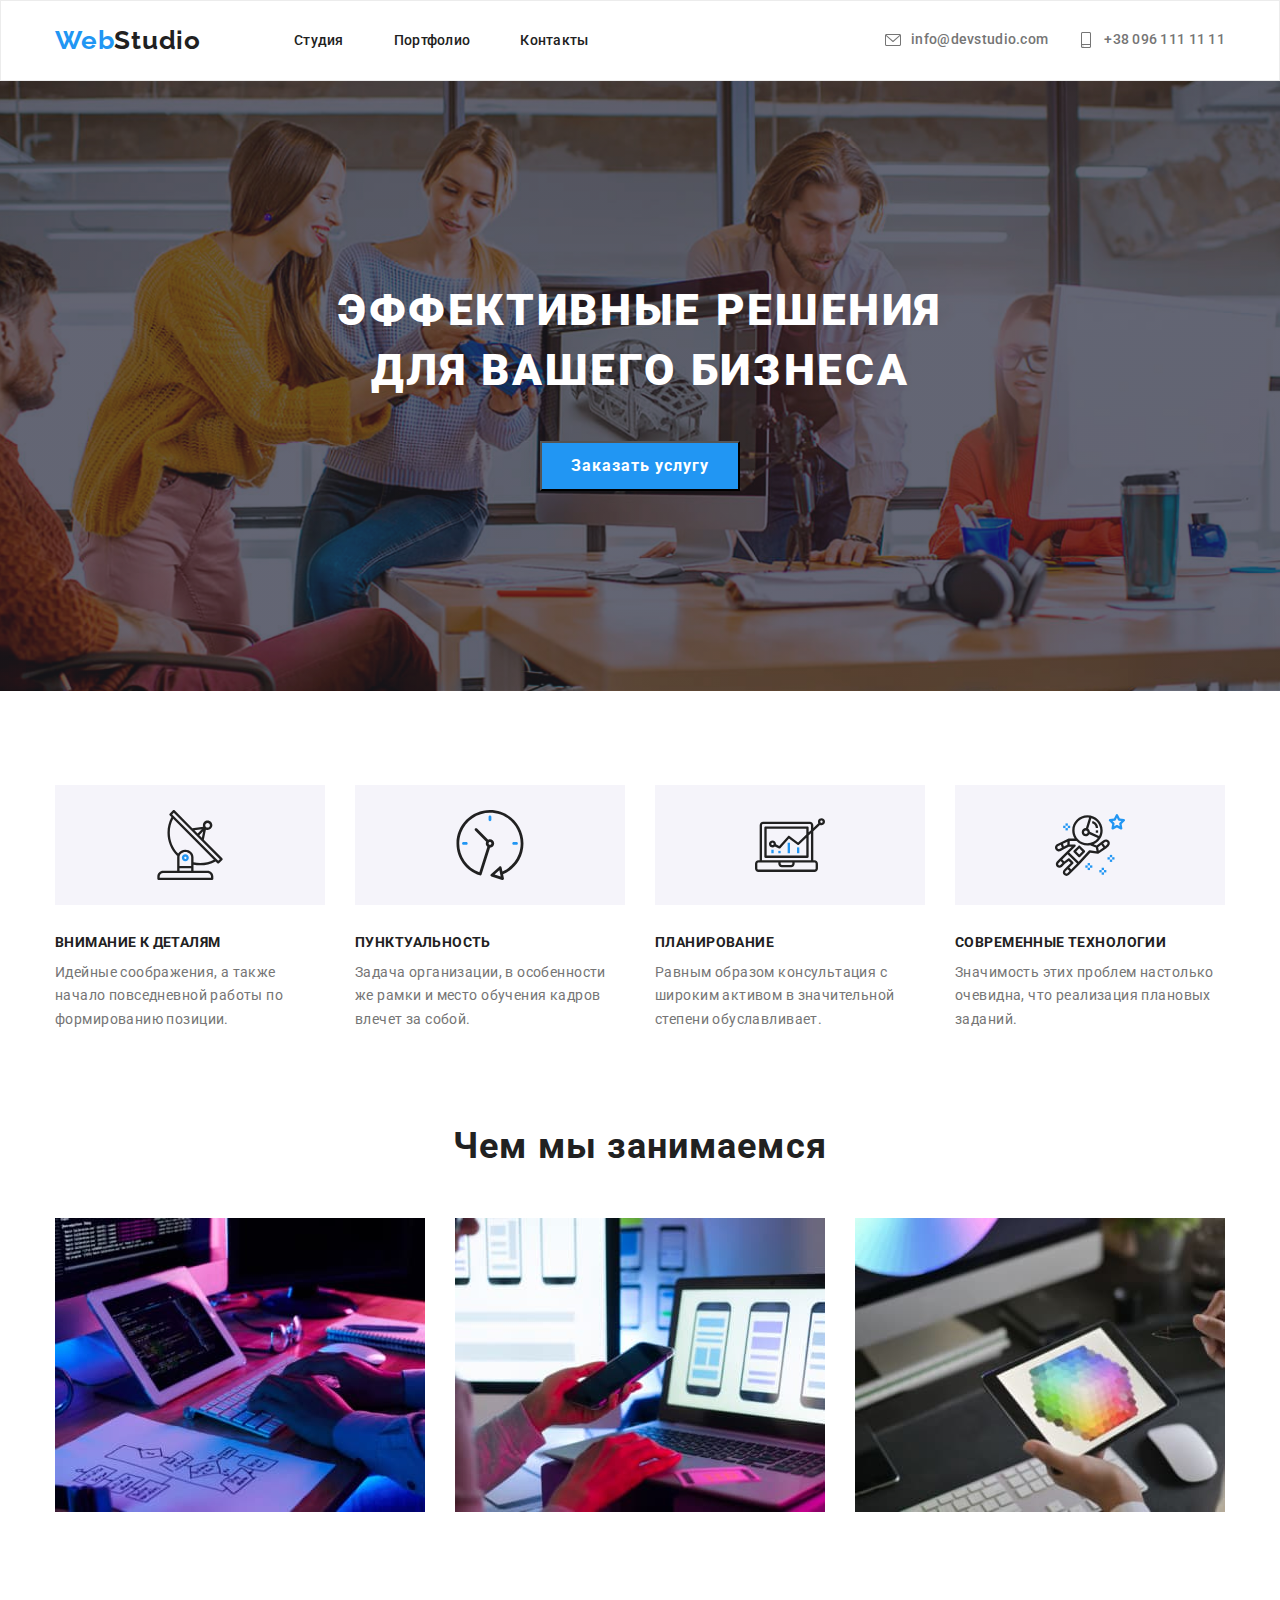
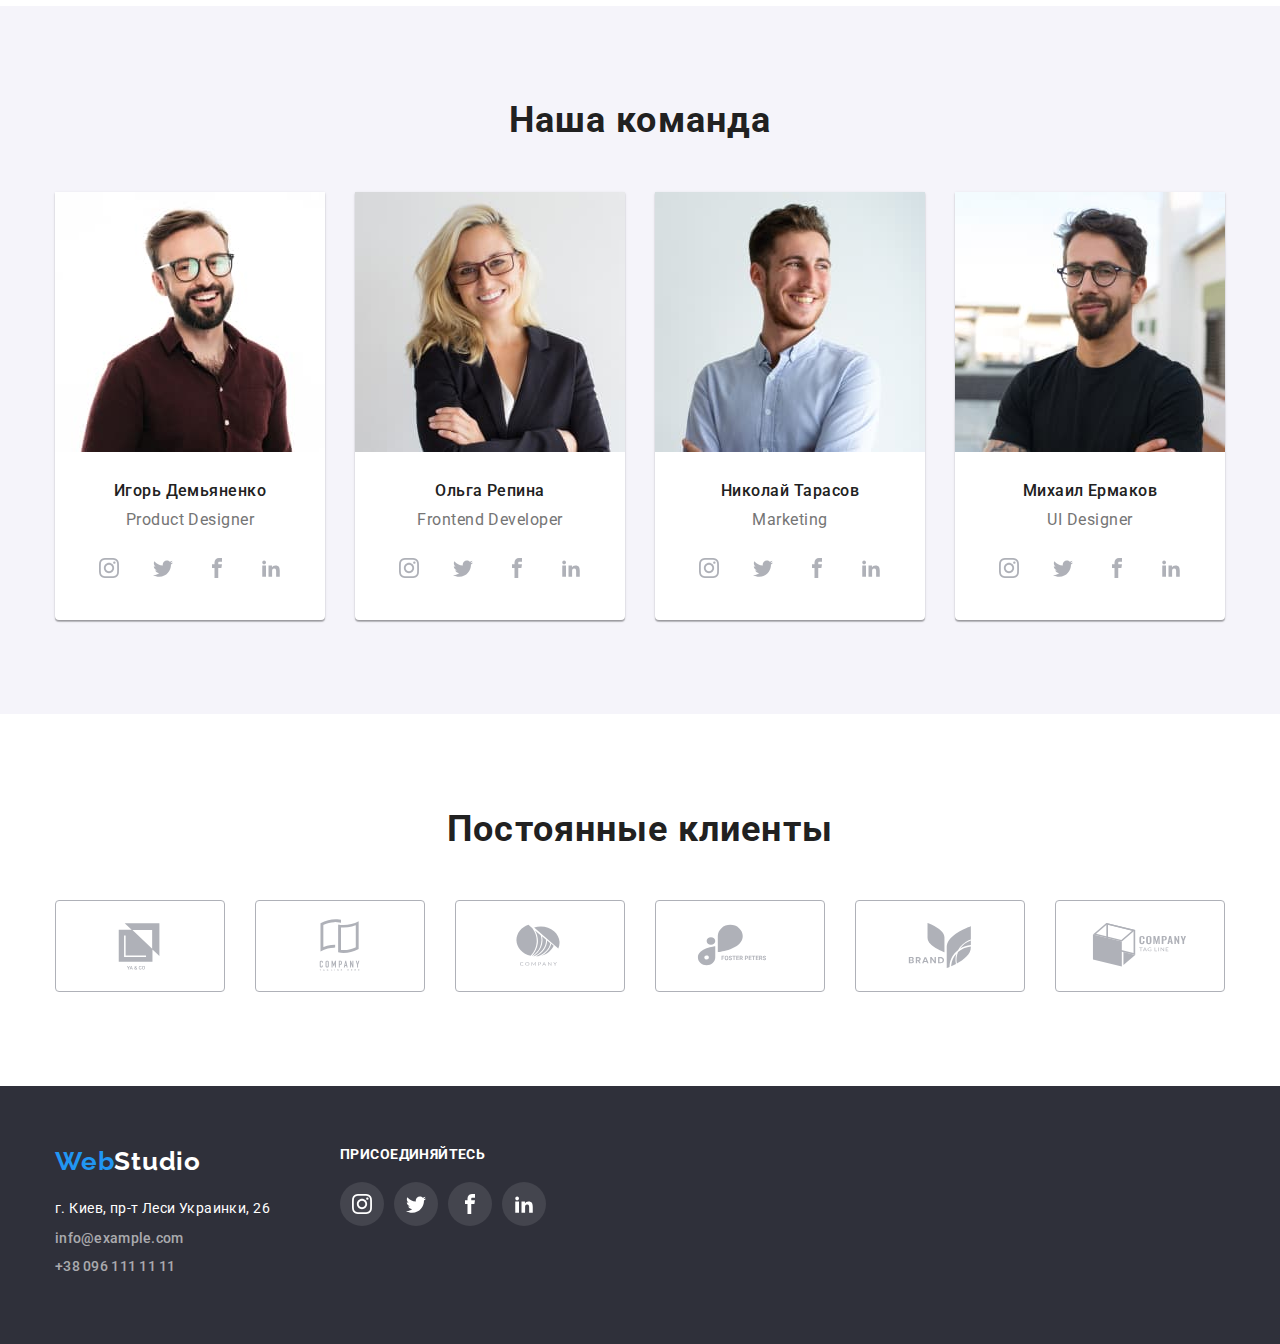
<file: index.html>
<!DOCTYPE html>
<html lang="ru">
<head>
    <meta charset="UTF-8">
    <meta http-equiv="X-UA-Compatible" content="IE=edge">
    <meta name="viewport" content="width=device-width, initial-scale=1.0">
    <title>Студия</title>
    <link rel="preconnect" href="https://fonts.googleapis.com">
    <link rel="preconnect" href="https://fonts.gstatic.com" crossorigin>
    <link
        href="https://fonts.googleapis.com/css2?family=Montserrat:wght@400;700&family=Raleway:wght@700&family=Roboto:wght@400;500;700;900&display=swap"
        rel="stylesheet">
        <link rel="stylesheet" href="https://cdnjs.cloudflare.com/ajax/libs/modern-normalize/1.1.0/modern-normalize.min.css">
    <link rel="stylesheet" href="./css/styles.css">
</head>
<body>
        <header class="header">
            <div class="container">
                <div class="header-container">
                    <nav class="header-nav">
                        <a lang="en" href="" class="header-logo link">Web<span class="header-span">Studio</span></a>
                        <ul class="header-list">
                            <li class="header-item list"><a class="header-item-list link" href="index.html">Студия</a></li>
                            <li class="header-item list"><a class="header-item-list link" href="portfolio.html">Портфолио</a></li>
                            <li class="header-item list"><a class="header-item-list link" href="">Контакты</a></li>
                        </ul>
                    </nav>
                    <div class="header-connect">
                        <a class="header-contacts link" href="mailto:info@devstudio.com"><svg class="header-contacts-icon" width="16" height="16"> <use href="./images/icons.svg#icon-envelope"></use></svg> <span class="header-contacts-span">info@devstudio.com</span></a>
                        <a class="header-contacts link" href="tel:+380961111111"><svg class="header-contacts-icon" width="16" height="16"> <use href="./images/icons.svg#icon-smartphone"></use></svg> <span class="header-contacts-span">+38 096 111 11 11</span></a> 
                    </div>
                </div>
               
            </div>
    </header>
 
    <main>
        <section class="main-item">
            <div class="container">
                <h1 class="main-title">Эффективные решения для вашего бизнеса</h1>
       
                <button type="button" class="main-btn">Заказать услугу</button>
               
            </div>
        </section>

            <section class="about">
                <div class="container">
                    <ul class="about-soc-list list">
                        <li class="about-soc-item"> <svg class="about-icon" width="70" height="70"> <use href="./images/icons.svg#icon-antenna-1"></use></svg> </li>
                        <li class="about-soc-item"> <svg class="about-icon" width="70" height="70"> <use href="./images/icons.svg#icon-clock-1"></use></svg></li>
                        <li class="about-soc-item"> <svg class="about-icon" width="70" height="70"> <use href="./images/icons.svg#icon-diagram-1"></use></svg></li>
                        <li class="about-soc-item"> <svg class="about-icon" width="70" height="70"> <use href="./images/icons.svg#icon-astronaut-1"></use></svg></li>
                    </ul>
                    <ul class="about-list list">
                        <li class="about-item"> 
                            <h3 class="about-title">Внимание к деталям</h4>
                                <p class="about-text">Идейные соображения, а также начало повседневной работы по формированию позиции.
                                </p>
                        </li>
                        <li class="about-item">
                            <h3 class="about-title">Пунктуальность</h4>
                                <p class="about-text">Задача организации, в особенности же рамки и место обучения кадров влечет за
                                    собой.</p>
                        </li>
                        <li class="about-item">
                            <h3 class="about-title">Планирование</h4>
                                <p class="about-text">Равным образом консультация с широким активом в значительной степени
                                    обуславливает.</p>
                        </li>
                        <li class="about-item">
                            <h3 class="about-title">Современные технологии</h4>
                                <p class="about-text">Значимость этих проблем настолько очевидна, что реализация плановых заданий.</p>
                        </li>
                    </ul>
                </div>
            </section>

        <section class="work">
            <div class="container">
                <h2 class="work-title">Чем мы занимаемся</h2>
                <ul class="work-list list">
                    <li class="work-item"> <img src="images/img_1.jpg" alt="кодинг" width="370" height="294"> </li>
                    <li class="work-item"> <img src="images/img_2.jpg" alt="мобильный дизайн" width="370" height="294"> </li>
                    <li class="work-item"> <img src="images/img_3.jpg" alt="палитра" width="370" height="294"> </li>
                </ul>
            </div>
        </section>

        <section class="team">
            <div class="container">
                <h2 class="team-title">Наша команда</h2>
                <ul class="team-list list">
                    <li class="team-item">
                        <img src="images/productdesigner.jpg" alt="дизайнер" width="270" height="260"> </img>
                        <div class="team-content">
                            <h3 class="team-after-title">Игорь Демьяненко</h3>
                            <p class="team-text" lang="en">Product Designer</p>
                            <ul class="team-soc-list list">
                                <li class="team-soc-item"> <a class="team-soc-link link" href=""><svg class="team-soc-icon" width="20" height="20"><use href="./images/icons.svg#icon-instagram"></use></svg></a> </li>
                                <li class="team-soc-item"> <a class="team-soc-link link" href=""><svg class="team-soc-icon" width="20" height="20"><use href="./images/icons.svg#icon-twitter"></use></svg></a> </li>
                                <li class="team-soc-item"> <a class="team-soc-link link" href=""><svg class="team-soc-icon" width="20" height="20"><use href="./images/icons.svg#icon-facebook"></use></svg></a> </li>
                                <li class="team-soc-item"> <a class="team-soc-link link" href=""><svg class="team-soc-icon" width="20" height="20"><use href="./images/icons.svg#icon-linkedin2"></use></svg></a> </li>
                            </ul>
                        </div>
                        
                    </li>
                    <li class="team-item">
                        <img src="images/developer.jpg" alt="разраб" width="270" height="260">
                        </img>
                        <div class="team-content">
                            <h3 class="team-after-title">Ольга Репина</h3>
                            <p class="team-text" lang="en">Frontend Developer</p>
                            <ul class="team-soc-list list">
                                <li class="team-soc-item"> <a class="team-soc-link link" href=""><svg class="team-soc-icon" width="20" height="20"><use href="./images/icons.svg#icon-instagram"></use></svg></a> </li>
                                <li class="team-soc-item"> <a class="team-soc-link link" href=""><svg class="team-soc-icon" width="20" height="20"><use href="./images/icons.svg#icon-twitter"></use></svg></a> </li>
                                <li class="team-soc-item"> <a class="team-soc-link link" href=""><svg class="team-soc-icon" width="20" height="20"><use href="./images/icons.svg#icon-facebook"></use></svg></a> </li>
                                <li class="team-soc-item"> <a class="team-soc-link link" href=""><svg class="team-soc-icon" width="20" height="20"><use href="./images/icons.svg#icon-linkedin2"></use></svg></a> </li>
                            </ul>
                        </div>
                        
                    </li>
                    <li class="team-item">
                        <img src="images/marketing.jpg" alt="маркетолог" width="270" height="260">
                        </img>
                        <div class="team-content">
                            <h3 class="team-after-title">Николай Тарасов</h3>
                            <p class="team-text" lang="en">Marketing</p>
                            <ul class="team-soc-list list">
                                <li class="team-soc-item"> <a class="team-soc-link link" href=""><svg class="team-soc-icon" width="20" height="20"><use href="./images/icons.svg#icon-instagram"></use></svg></a> </li>
                                <li class="team-soc-item"> <a class="team-soc-link link" href=""><svg class="team-soc-icon" width="20" height="20"><use href="./images/icons.svg#icon-twitter"></use></svg></a> </li>
                                <li class="team-soc-item"> <a class="team-soc-link link" href=""><svg class="team-soc-icon" width="20" height="20"><use href="./images/icons.svg#icon-facebook"></use></svg></a> </li>
                                <li class="team-soc-item"> <a class="team-soc-link link" href=""><svg class="team-soc-icon" width="20" height="20"><use href="./images/icons.svg#icon-linkedin2"></use></svg></a> </li>
                            </ul>
                        </div>
                    </li>
                    <li class="team-item">
                        <img src="images/uidesigner.jpg" alt="дизайнер 2" width="270" height="260">
                        </img>
                        <div class="team-content"> 
                        <h3 class="team-after-title">Михаил Ермаков</h3>
                        <p class="team-text" lang="en">UI Designer</p>
                        <ul class="team-soc-list list">
                            <li class="team-soc-item"> <a class="team-soc-link link" href=""><svg class="team-soc-icon" width="20" height="20"><use href="./images/icons.svg#icon-instagram"></use></svg></a> </li>
                            <li class="team-soc-item"> <a class="team-soc-link link" href=""><svg class="team-soc-icon" width="20" height="20"><use href="./images/icons.svg#icon-twitter"></use></svg></a> </li>
                            <li class="team-soc-item"> <a class="team-soc-link link" href=""><svg class="team-soc-icon" width="20" height="20"><use href="./images/icons.svg#icon-facebook"></use></svg></a> </li>
                            <li class="team-soc-item"> <a class="team-soc-link link" href=""><svg class="team-soc-icon" width="20" height="20"><use href="./images/icons.svg#icon-linkedin2"></use></svg></a> </li>
                        </ul>
                        </div>
                    </li>
                </ul>
            </div>
        </section>
        <section class="clients">
            <div class="container">
                <h2 class="clients-title">Постоянные клиенты</h2>
                <ul class="clients-list list">
                    <li class="clients-list-item"> <a class="clients-link link" href=""><svg class="clients-icon" width="106" height="60"><use href="./images/icons.svg#icon-Logo"></use></svg></a> </li>
                    <li class="clients-list-item"> <a class="clients-link link" href=""><svg class="clients-icon" width="106" height="60"><use href="./images/icons.svg#icon-Logo-1"></use></svg></a> </li>
                    <li class="clients-list-item"> <a class="clients-link link" href=""><svg class="clients-icon" width="106" height="60"><use href="./images/icons.svg#icon-Logo-2"></use></svg></a> </li>
                    <li class="clients-list-item"> <a class="clients-link link" href=""><svg class="clients-icon" width="106" height="60"><use href="./images/icons.svg#icon-Logo-3"></use></svg></a> </li>
                    <li class="clients-list-item"> <a class="clients-link link" href=""><svg class="clients-icon" width="106" height="60"><use href="./images/icons.svg#icon-Logo-4"></use></svg></a> </li>
                    <li class="clients-list-item"> <a class="clients-link link" href=""><svg class="clients-icon" width="106" height="60"><use href="./images/icons.svg#icon-Logo-5"></use></svg></a> </li>
                </ul>
            </div>
        </section>
    </main>
    <footer class="footer">
        <div class="container">
            <div class="footer-container"> 
                <div>
                     <a class="footer-logo link" lang="en" href="">Web<span class="footer-span">Studio</span></a>
                    <address>
                        <ul class="footer-list list">
                            <li class="footer-position-list list"><a class="footer-position link" href="https://bit.ly/3pXMvUd" target="_blank"
                                    rel="noopener noreferrer">г. Киев, пр-т
                                    Леси Украинки, 26</a> </li>
                            <li class="footer-position-list list"><a class="footer-contacts link" href="mailto:info@devstudio.com">info@example.com</a> </li>
                            <li class="footer-position-list list"><a class="footer-contacts link" href="tel:+380961111111">+38 096 111 11 11</a> </li>
                        </ul>
                    </address></div>
                <div class="footer-link">
                    <h2 class="footer-title">присоединяйтесь</h2>
                    <ul class="footer-soc-list list">
                        <li class="footer-soc-item"> <a class="footer-soc-link link" href=""><svg class="footer-soc-icon" width="20" height="20"><use href="./images/icons.svg#icon-instagram"></use></svg></a> </li>
                        <li class="footer-soc-item"> <a class="footer-soc-link link" href=""><svg class="footer-soc-icon" width="20" height="20"><use href="./images/icons.svg#icon-twitter"></use></svg></a> </li>
                        <li class="footer-soc-item"> <a class="footer-soc-link link" href=""><svg class="footer-soc-icon" width="20" height="20"><use href="./images/icons.svg#icon-facebook"></use></svg></a> </li>
                        <li class="footer-soc-item"> <a class="footer-soc-link link" href=""><svg class="footer-soc-icon" width="20" height="20"><use href="./images/icons.svg#icon-linkedin2"></use></svg></a> </li>
                    </ul></div>
            </div>
        </div>
    </footer>
</body>
</html>
</file>
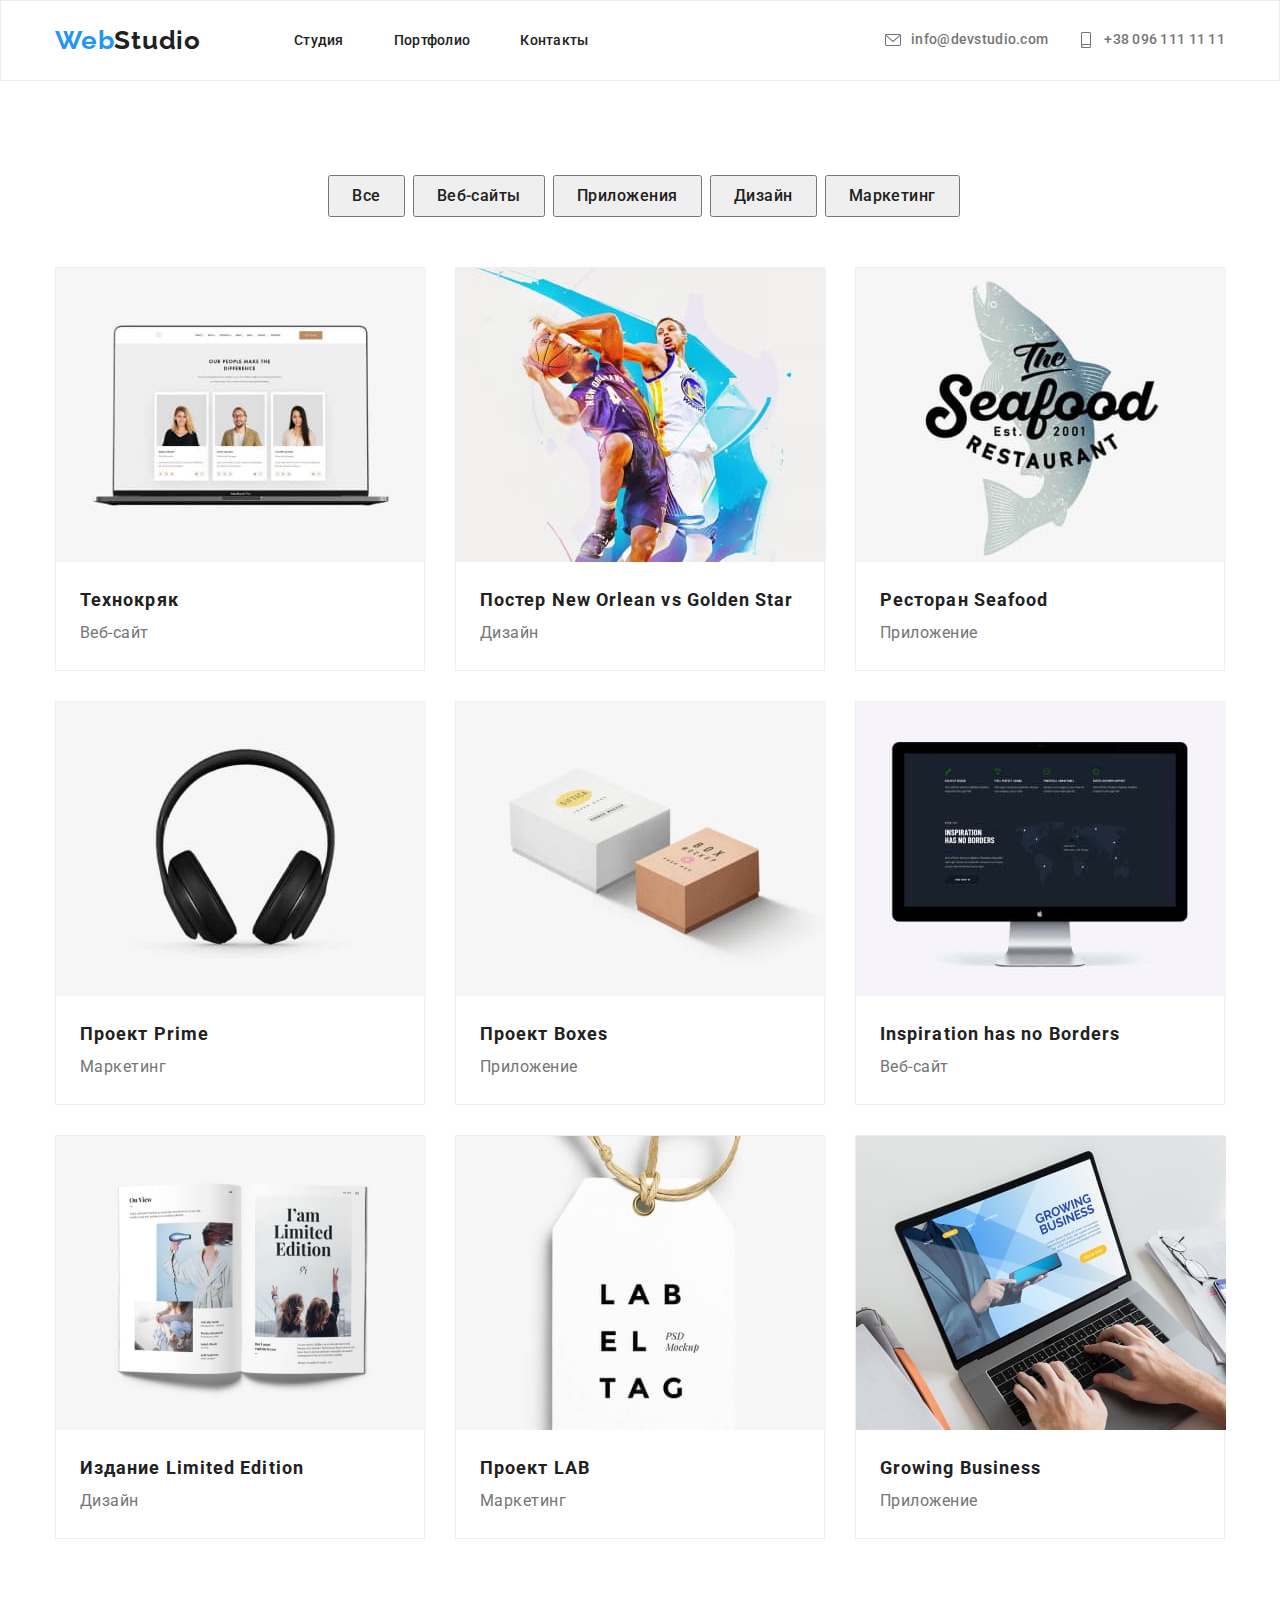
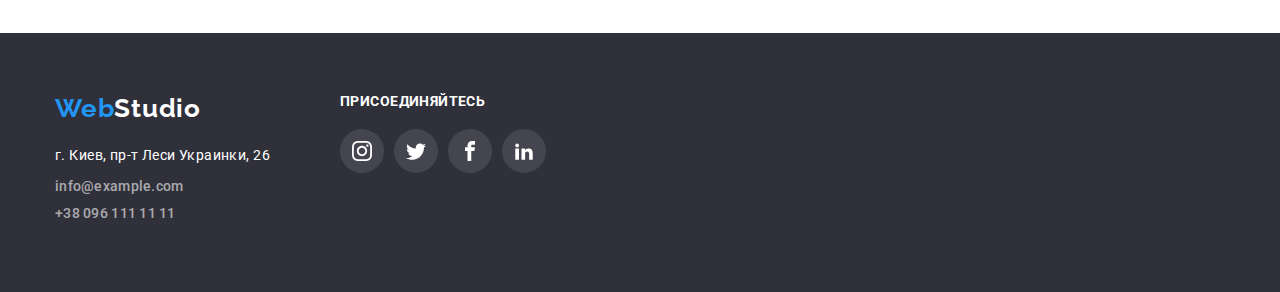
<file: portfolio.html>
<!DOCTYPE html>
<html lang="ru">
<head>
    <meta charset="UTF-8">
    <meta http-equiv="X-UA-Compatible" content="IE=edge">
    <meta name="viewport" content="width=device-width, initial-scale=1.0">
    <title>Portfolio</title>
    <link rel="preconnect" href="https://fonts.googleapis.com">
    <link rel="preconnect" href="https://fonts.gstatic.com" crossorigin>
    <link
        href="https://fonts.googleapis.com/css2?family=Montserrat:wght@400;700&family=Raleway:wght@700&family=Roboto:wght@400;500;700;900&display=swap"
        rel="stylesheet">
        <link rel="stylesheet" href="https://cdnjs.cloudflare.com/ajax/libs/modern-normalize/1.1.0/modern-normalize.min.css">
    <link rel="stylesheet" href="./css/styles.css">
</head>
<body>
    <header class="header">
        <div class="container">
            <div class="header-container">
                <nav class="header-nav">
                    <a lang="en" href="" class="header-logo link">Web<span class="header-span">Studio</span></a>
                    <ul class="header-list">
                        <li class="header-item list"><a class="header-item-list link" href="index.html">Студия</a></li>
                        <li class="header-item list"><a class="header-item-list link" href="portfolio.html">Портфолио</a></li>
                        <li class="header-item list"><a class="header-item-list link" href="">Контакты</a></li>
                    </ul>
                </nav>
                <div class="header-connect">
                    <a class="header-contacts link" href="mailto:info@devstudio.com"><svg class="header-contacts-icon" width="16" height="16"> <use href="./images/icons.svg#icon-envelope"></use></svg> <span class="header-contacts-span">info@devstudio.com</span></a>
                    <a class="header-contacts link" href="tel:+380961111111"><svg class="header-contacts-icon" width="16" height="16"> <use href="./images/icons.svg#icon-smartphone"></use></svg> <span class="header-contacts-span">+38 096 111 11 11</span></a> 
                </div>
            </div>
        </div>
    </header>
    <main>
        <section class="button-list">
            <div class="container">
                <ul class="btn-item">
                    <li class="btn-list list"><button type="button" class="btn">Все</button></li>
                    <li class="btn-list list"><button type="button" class="btn">Веб-сайты</button></li>
                    <li class="btn-list list"><button type="button" class="btn">Приложения</button></li>
                    <li class="btn-list list"><button type="button" class="btn">Дизайн</button></li>
                    <li class="btn-list list"><button type="button" class="btn">Маркетинг</button></li>
                </ul>

            <ul class="pictures-list list">
                <li class="pictures-item"><img src="images/web-site.jpg" alt="Веб-сайт" width="370" height="294">
                   <div class="pictures-content">
                    <h3 class="pictures-title">Технокряк</h3>
                    <p class="pictures-after-title">Веб-сайт</p>
                   </div>
                </li>
                <li class="pictures-item"><img src="images/basketball.jpg" alt="Дизайн" width="370" height="294">
                    <div class="pictures-content">
                        <h3 class="pictures-title" lang="en">Постер New Orlean vs Golden Star</h3>
                        <p class="pictures-after-title">Дизайн</p>
                    </div>
                </li>
                <li class="pictures-item"><img src="images/seafood.jpg" alt="Приложение" width="370" height="294">
                    <div class="pictures-content">
                        <h3 class="pictures-title" lang="en">Ресторан Seafood</h3>
                        <p class="pictures-after-title">Приложение</p> 
                    </div>
                </li>
                <li class="pictures-item"><img src="images/headphones.jpg" alt="Маркетинг" width="370" height="294">
                    <div class="pictures-content">
                        <h3 class="pictures-title">Проект Prime</h3>
                        <p class="pictures-after-title">Маркетинг</p>
                    </div>
                </li>
                <li class="pictures-item"><img src="images/boxes.jpg" alt="Приложение" width="370" height="294">
                    <div class="pictures-content">
                        <h3 class="pictures-title">Проект Boxes</h3>
                        <p class="pictures-after-title">Приложение</p>
                    </div>
                </li>
                <li class="pictures-item"><img src="images/imac.jpg" alt="Веб-сайт" width="370" height="294">
                    <div class="pictures-content">
                        <h3 class="pictures-title">Inspiration has no Borders</h3>
                        <p class="pictures-after-title">Веб-сайт</p>
                    </div>
                </li>
                <li class="pictures-item"><img src="images/book.jpg" alt="Дизайн" width="370" height="294">
                    <div class="pictures-content">
                        <h3 class="pictures-title">Издание Limited Edition</h3>
                        <p class="pictures-after-title">Дизайн</p>
                    </div>
                </li>
                <li class="pictures-item"><img src="images/lab_tag.jpg" alt="Маркетинг" width="370" height="294">
                    <div class="pictures-content">
                        <h3 class="pictures-title">Проект LAB</h3>
                        <p class="pictures-after-title">Маркетинг</p>
                    </div>
                </li>
                <li class="pictures-item"><img src="images/macbook.jpg" alt="Приложение" width="370" height="294">
                    <div class="pictures-content">
                        <h3 class="pictures-title">Growing Business</h3>
                        <p class="pictures-after-title">Приложение</p>
                    </div>
            </ul>
            </div>
        </section>
    </main>
        <footer class="footer">
            <div class="container">
                <div class="footer-container"> 
                    <div>
                         <a class="footer-logo link" lang="en" href="">Web<span class="footer-span">Studio</span></a>
                        <address>
                            <ul class="footer-list list">
                                <li class="footer-position-list list"><a class="footer-position link" href="https://bit.ly/3pXMvUd" target="_blank"
                                        rel="noopener noreferrer">г. Киев, пр-т
                                        Леси Украинки, 26</a> </li>
                                <li class="footer-position-list list"><a class="footer-contacts link" href="mailto:info@devstudio.com">info@example.com</a> </li>
                                <li class="footer-position-list list"><a class="footer-contacts link" href="tel:+380961111111">+38 096 111 11 11</a> </li>
                            </ul>
                        </address></div>
                    <div class="footer-link">
                        <h2 class="footer-title">присоединяйтесь</h2>
                        <ul class="footer-soc-list list">
                            <li class="footer-soc-item"> <a class="footer-soc-link link" href=""><svg class="footer-soc-icon" width="20" height="20"><use href="./images/icons.svg#icon-instagram"></use></svg></a> </li>
                            <li class="footer-soc-item"> <a class="footer-soc-link link" href=""><svg class="footer-soc-icon" width="20" height="20"><use href="./images/icons.svg#icon-twitter"></use></svg></a> </li>
                            <li class="footer-soc-item"> <a class="footer-soc-link link" href=""><svg class="footer-soc-icon" width="20" height="20"><use href="./images/icons.svg#icon-facebook"></use></svg></a> </li>
                            <li class="footer-soc-item"> <a class="footer-soc-link link" href=""><svg class="footer-soc-icon" width="20" height="20"><use href="./images/icons.svg#icon-linkedin2"></use></svg></a> </li>
                        </ul></div>
                </div>
            </div>
        </footer>
</body>
</html>
</file>
<file: css/styles.css>
:root{
    --header-color:#ffffff;
    --accent-color:#2196F3;
    --main-font:"Roboto",sans-serif;
    --main-title-color:#303030;
}
p,
h1,
h2,
h3,
h4,
h5,
h6 {
    margin: 0;
}

ul {
    margin: 0;
    padding-left: 0;
}

button {
    cursor: pointer;
}

img {
    display: block;
}

body {
    font-family:var(--main-font)
}
.list {list-style: none;}
.link{text-decoration: none;}

.container {
    width: 1200px;
    padding-left: 15px;
    padding-right: 15px;
    margin: 0 auto;
    
}

/*----------------HEADER--------------------*/
.header{
    background-color: #ffffff;
    border: 1px solid #ECECEC;
    padding-top: 24px;
    padding-bottom: 24px;
    
}
.header-nav{
    display: flex;
    align-items: center;

}

.header-container{
    display: flex;
    align-content: center;
    align-items: center;
    
}


.header-logo{
font-family: 'Raleway';
    font-style: normal;
    font-weight: 700;
    font-size: 26px;
    line-height: 1.19;
    letter-spacing: 0.03em;
    color: #2196F3;
    margin-right: 93px;
   
}

.header-span{
    color: #212121;
}

.header-list{
    display: flex;
align-items: center;

}
.header-item-list {
font-weight: 500;
    font-size: 14px;
    line-height: 1.14;
    letter-spacing: 0.02em;
    color: #212121;
}
.header-item-list:hover {
color: #2196F3;
}
.header-item-list:focus{color: #2196F3;}

.header-item:not(:last-child){
    margin-right: 50px;
}

.header-contacts{
    font-family: 'Roboto';
        font-style: normal;
        font-weight: 500;
        font-size: 14px;
        line-height: 1.14;
        letter-spacing: 0.02em;
        color: #757575;
        margin-left: 30px;
        display: flex;
        align-items: center;
       
}
.header-contacts:hover,.header-contacts:focus{color: #2196F3;}




.header-connect{
    margin-left: auto;
    display: flex;
}

.header-contacts-span{margin-left: 10px;}

.header-contacts-icon{
    fill:currentColor;
    
}
/*----------------MAIN------------------*/
.main-title{
        font-style: normal;
        font-weight: 900;
        font-size: 44px;
        line-height: 1.36;
        letter-spacing: 0.06em;
        color: #FFFFFF;
        text-transform: uppercase;
        padding-left: 235px;
        padding-right: 235px;
        margin-bottom: 40px;

    }
/*padding-left: 235px;
padding-right: 235px;*/
.main-item .container{
    
        padding-top: 200px;
        padding-bottom: 200px;
       text-align: center;
       
        }
.main-item{

    background-image: linear-gradient(rgba(47, 48, 58, 0.4), rgba(47, 48, 58, 0.4)), url(../images/main_bg.png);
    background-repeat: no-repeat;
    object-fit: cover;
    background-size: cover ;
    background-position: 50% 50%;
    
}
.main-btn
{ 
    font-family: 'Roboto';
    font-style: normal;
    font-weight: 700;
    font-size: 16px;
    line-height: 1.88;
    min-width: 200px;
    height: 50px;
    letter-spacing: 0.06em;
    color: #FFFFFF;
    background-color: #2196F3;
    }



    



/*---------------------ABOUT----------------------*/



 .about{
    padding-bottom: 94px;
    padding-top: 94px;
 }

 .about-list{
     display: flex;
 }

.about-item{
    max-width: 270px;
}

.about-title
{
    font-family: 'Roboto';
    font-style: normal;
    font-weight: 700;
    font-size: 14px;
    line-height: 1.14;
    letter-spacing: 0.03em;
    color: #212121;
    text-transform: uppercase;
    margin-bottom: 10px;
}

.about-text
{
    font-family: 'Roboto';
    font-style: normal;
    font-weight: 400;
    font-size: 14px;
    line-height: 1.71;
    letter-spacing: 0.03em;
    color: #757575;
    
}

.about-item:not(:last-child){
    margin-right: 30px;
}

.about-soc-list{
    display: flex;
    justify-content: center;
    align-items: center;
    
}
.about-soc-item{
width: 270px;
height: 120px;
background: #F5F4FA;
margin-left: 30px;
margin-bottom: 30px;
display: flex;
justify-content: center;
align-items: center;

}
.about-soc-item:first-child{
margin-left: 0px;
}

/*---------------------WORK--------------------*/
.work {
    padding-bottom: 94px;
}
.work-title{
    font-family: 'Roboto';
        font-style: normal;
        font-weight: 700;
        font-size: 36px;
        line-height: 1.16;
        letter-spacing: 0.03em;
        color: #212121;

}
.work-title{
    text-align: center;
    margin-bottom: 50px;
}

.work-list{
    display: flex;

}

.work-item:not(:first-child){
    margin-left: 30px;
}

/*------------------------TEAM-------------------*/
.team {
    padding-top: 94px;
    padding-bottom: 94px;
    background: #F5F4FA;
}

.team-title
{
    font-style: normal;
    font-weight: 700;
    font-size: 36px;
    line-height: 1.16;
    letter-spacing: 0.03em;
    color: #212121;
    text-align: center;
    margin-bottom: 50px;
}

.team-list
{
    display: flex;

}

.team-item{

background: #FFFFFF;

box-shadow: 0px 1px 3px rgba(0, 0, 0, 0.12), 0px 1px 1px rgba(0, 0, 0, 0.14), 0px 2px 1px rgba(0, 0, 0, 0.2);
border-radius: 0px 0px 4px 4px;
}


.team-item:not(:first-child)
{
    margin-left: 30px;
}

.team-content{
 padding-top: 30px;
 padding-bottom: 30px;
}

.team-after-title
{
    font-style: normal;
    font-weight: 500;
    font-size: 16px;
    line-height: 1.18;
    letter-spacing: 0.03em;
    color: #212121;
    text-align: center;
    padding-bottom: 10px;
}
.team-text
{
    font-style: normal;
    font-weight: 400;
    font-size: 16px;
    line-height: 1.18;
    letter-spacing: 0.03em;
    color: #757575;
    text-align: center;
}

.team-soc-list{
    display: flex;
    justify-content: center;
    margin-top: 16px;
}

.team-soc-item{
    width: 44px;
    height: 44px;
    
}

.team-soc-item:not(:first-child){
    margin-left: 10px;
}

.team-soc-link{
    display: flex;
    align-items: center;
    justify-content: center;
    width: 100%;
    height: 100%;
    border-radius: 50%;
    background-color: #FFFFFF;
    color: #AFB1B8;
    
}

.team-soc-icon{
    fill: currentColor;
}

.team-soc-link:hover,.team-soc-link:focus{
background-color: #2196F3;
color: #FFFFFF;    
}

/*--------------------------CLIENTS-------------------------*/

.clients{
padding-top: 94px;
padding-bottom: 94px;} 

.clients-title{
font-family: 'Roboto';
font-style: normal;
font-weight: 700;
font-size: 36px;
line-height: 42px;
text-align: center;
letter-spacing: 0.03em;
color: #212121;
margin-bottom: 50px;
}

.clients-list{
    display: flex;
}

.clients-list-item{
    margin-left: 30px;
}

.clients-list-item:first-child{margin-left: 0px;}

.clients-link{
display: flex;
width: 170px;
height: 92px;
border: 1px solid #AFB1B8;
border-radius: 4px;
justify-content: center;
align-items: center;
}


.clients-link{
    fill:#AFB1B8;
}
.clients-link:hover,.clients-link:focus{
    fill: #2196F3;border-color: #2196F3;
}


/*------------------------------FOOTER---------------------------*/
.footer {
    background-color: #2F303A;
    padding-top: 60px;
    padding-bottom: 60px;
}
.footer-container{
    display: flex;
}
    .footer-position
{
    font-family: 'Roboto';
    font-style: normal;
    font-weight: 400;
    font-size: 14px;
    line-height: 1.71;
    letter-spacing: 0.03em;
    color: #FFFFFF;
}
.footer-position:hover,.footer-position:focus{color: #2196F3;}
.footer-contacts{
    font-family: 'Roboto';
    font-style: normal;
    font-weight: 500;
    font-size: 14px;
    line-height: 1.14;
    letter-spacing: 0.02em;
    color: rgba(255, 255, 255, 0.6);
}
.footer-contacts:hover,
.footer-contacts:focus {
    color: #2196F3;
}
.footer-logo{
    font-family: 'Raleway';
    font-style: normal;
    font-weight: 700;
    font-size: 26px;
    line-height: 1.19;
    letter-spacing: 0.03em;
    color: #2196F3;
    
}

.footer-span{
    color: #FFFFFF;
}

.footer-list{
    margin-top: 20px;
   
}
.footer-position-list{
    margin-bottom: 9px;
}

.footer-link{
margin-left: 70px;

}
.footer-title{
font-family: 'Roboto';
font-style: normal;
font-weight: 700;
font-size: 14px;
line-height: 16px;
letter-spacing: 0.03em;
text-transform: uppercase;
color: #FFFFFF;
margin-bottom: 20px;

}
.footer-soc-list{
display: flex;

}
.footer-soc-item{
    width: 44px;
    height: 44px;
margin-left: 10px;
}

.footer-soc-item:first-child{margin-left: 0px;}

.footer-soc-link{
    display: flex;
    align-items: center;
    justify-content: center;
    width: 100%;
    height: 100%;
    border-radius: 50%;
    background: rgba(255, 255, 255, 0.1);
    color:#FFFFFF;   
 }

.footer-soc-icon{
    fill: currentColor;
}

.footer-soc-link:hover,.footer-soc-link:focus{
        background-color: #2196F3;
        color: #FFFFFF;}

/*--------------------------------------------------------------------------------*/
.btn
{ 
    font-family: 'Roboto';
    font-style: normal;
    font-weight: 500;
    font-size: 16px;
    line-height: 1.62;
    letter-spacing: 0.03em;
    color: #212121;
    padding-top: 6px;
    padding-bottom: 6px;
    padding-left: 22px;
    padding-right: 22px;
 
}

.btn:hover,.btn:focus{color: #FFFFFF; background-color: #2196F3;
    box-shadow: 0px 3px 1px rgba(0, 0, 0, 0.1), 0px 1px 2px rgba(0, 0, 0, 0.08), 0px 2px 2px rgba(0, 0, 0, 0.12);
    border-radius: 4px;}

.button-list{padding-top: 94px;}

.btn-item {
    display: flex;
   justify-content: center;
   margin-bottom: 50px;
   
}

.btn-list {
    margin-left: 8px;

}



.pictures-title
{font-weight: 700;
font-size: 18px;
line-height: 200%;
letter-spacing: 0.06em;
color: #212121;}

.pictures-after-title
{font-weight: 400;
font-size: 16px;
line-height: 1.88;
letter-spacing: 0.03em;
color: #757575;}


/*-------PICTURES--------*/
.pictures-list
{
    display: flex;
    flex-wrap: wrap;
   
}

.pictures-item{

width: 370px;
height: 404px;
left: 215px;
top: 262px;
background: #FFFFFF;
border: 1px solid #EEEEEE;
margin-bottom: 30px;
}

.pictures-item:hover,.pictures-item:focus{
border: 1px solid #EEEEEE;
box-shadow: 0px 1px 1px rgba(0, 0, 0, 0.12), 0px 4px 4px rgba(0, 0, 0, 0.06), 1px 4px 6px rgba(0, 0, 0, 0.16);
}

.pictures-item:nth-child(n+7)
{
margin-bottom: 94px;
}

.pictures-item:nth-child(3n+2)
{
margin-left: 30px;
}

.pictures-item:nth-child(3n+3){
    margin-left: 30px;
}



.pictures-content{
    padding-left: 24px;
    padding-top: 20px;
    padding-right: 24px;
    padding-bottom: 20px;
}




/*.pictures-item{
    padding-bottom: 30px;
}
/*
.pictures-title{
    padding-top: 20px;
    padding-bottom: 4px;
    padding-left: 24px;
}
.pictures-after-title{
    padding-left: 24px;
}*/
</file>
